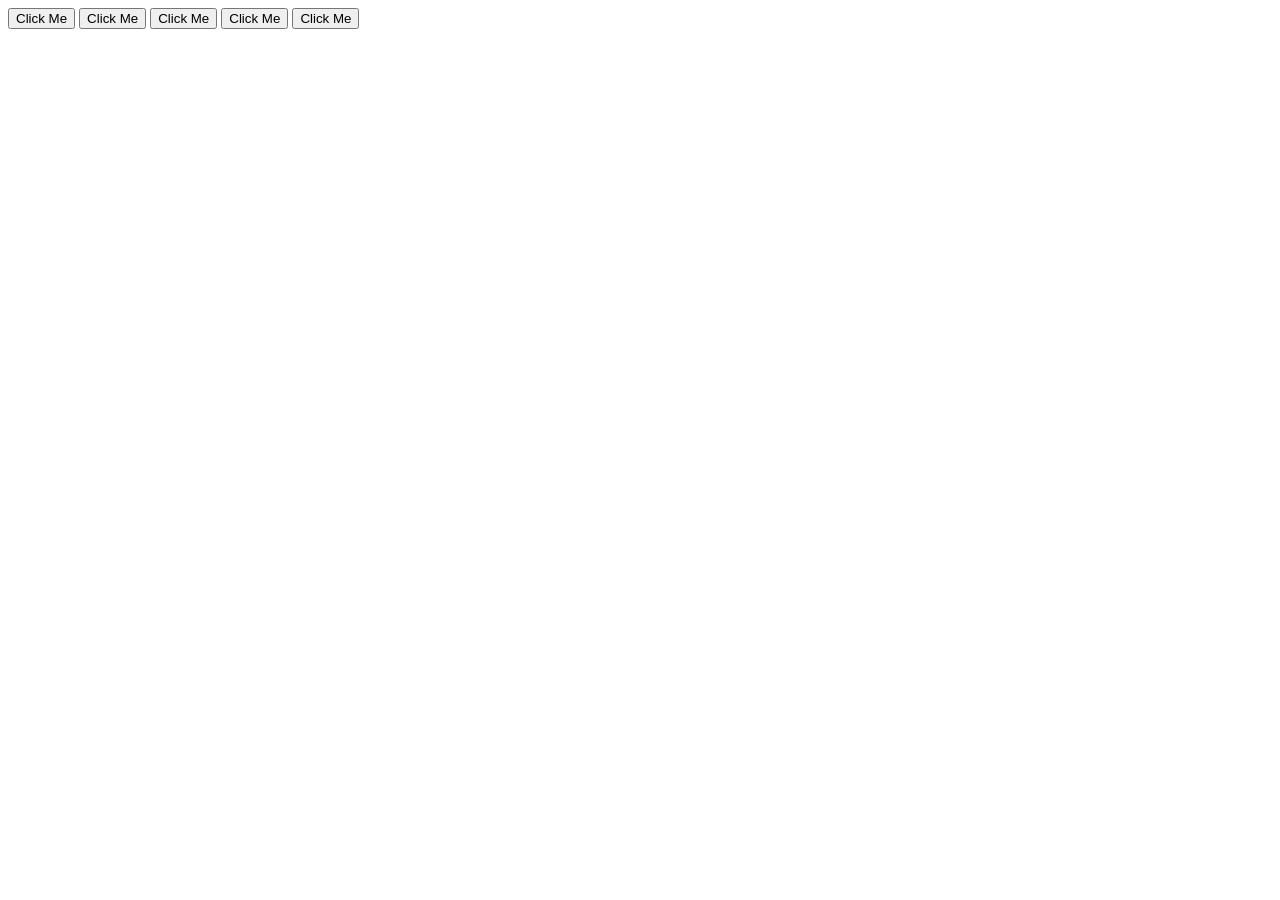
<file: index.html>
<!DOCTYPE html>
<html lang="en">
<head>
    <meta charset="UTF-8">
    <meta name="viewport" content="width=device-width, initial-scale=1.0">
    <title>Document</title>
</head>
<body>
   <button onclick="alert('Hello World!')">Click Me</button>
   <button onclick="alert('Hello World!')">Click Me</button>
    <button onclick="alert('Hello World!')">Click Me</button>
    <button onclick="alert('Hello World!')">Click Me</button>
    <button onclick="alert('Hello World!')">Click Me</button>
    
</body>
<script>
    // Your JavaScript code here
</script>
</html>
</file>
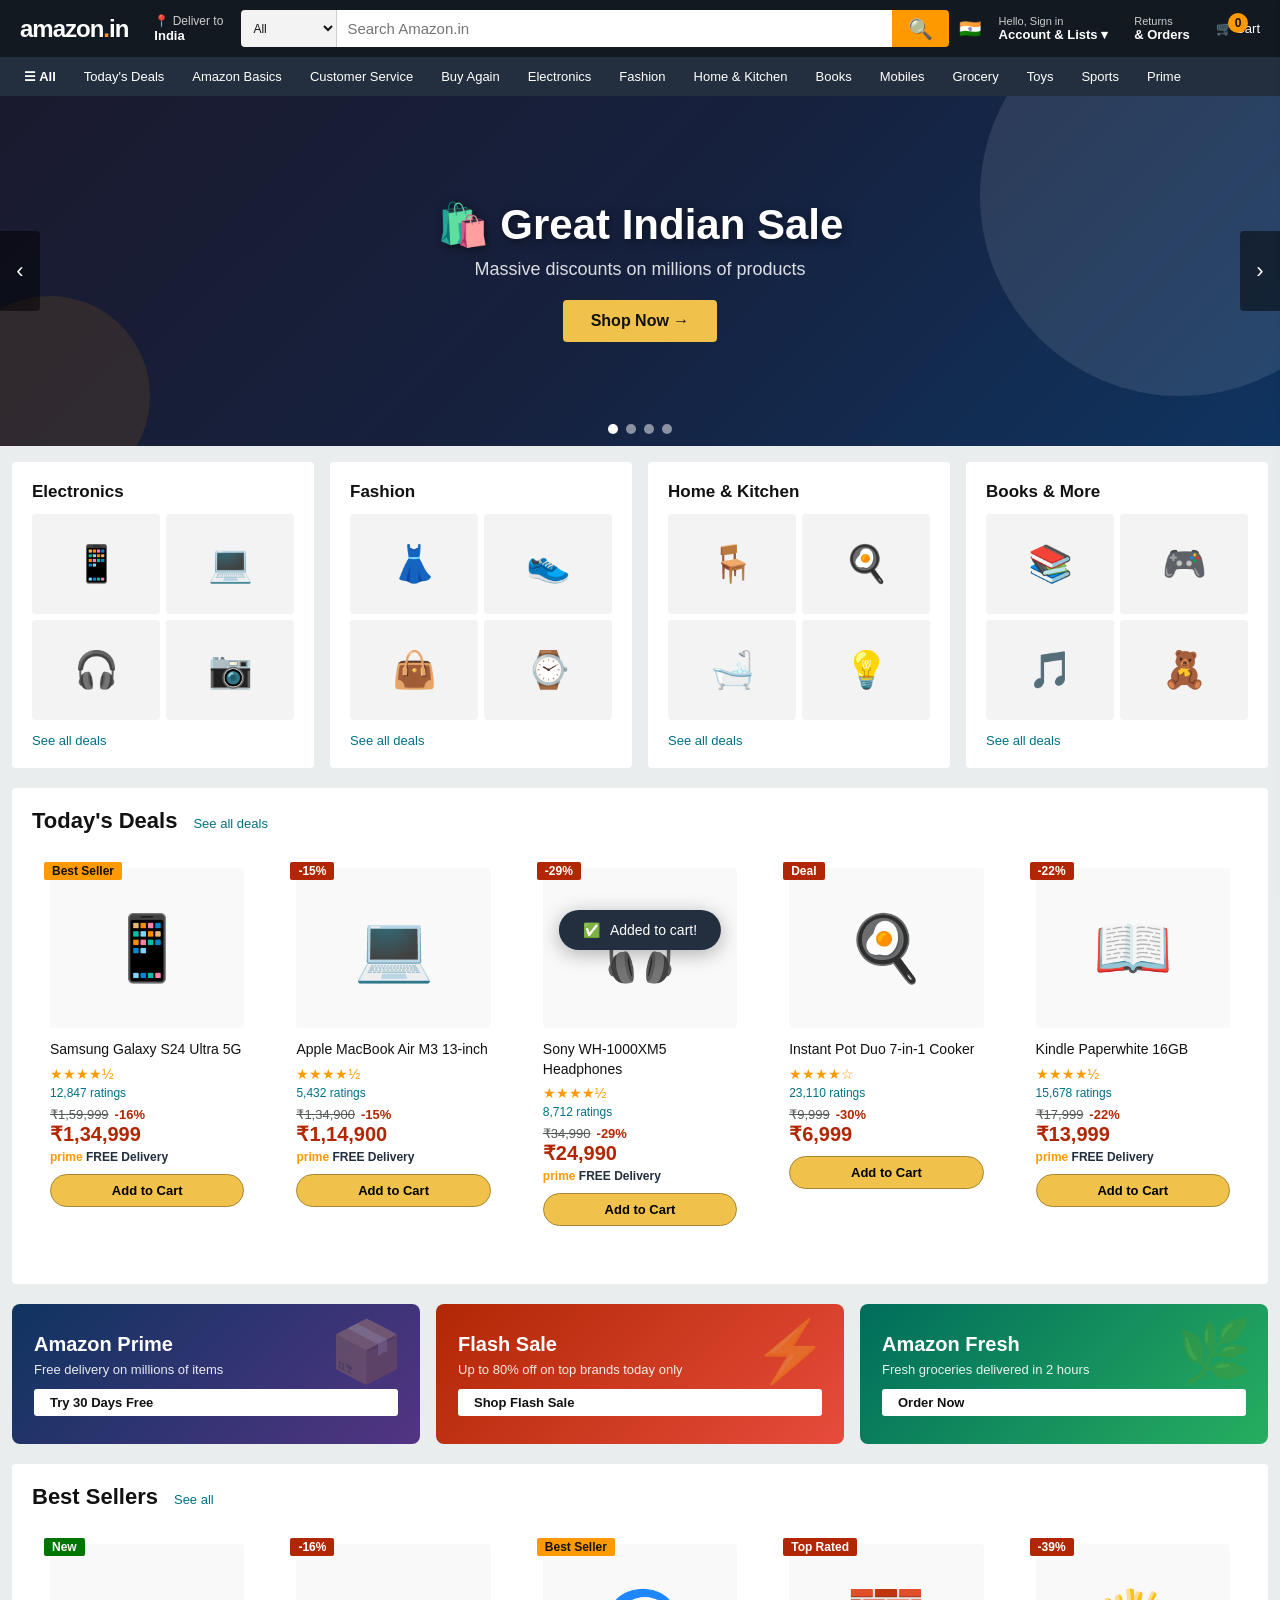
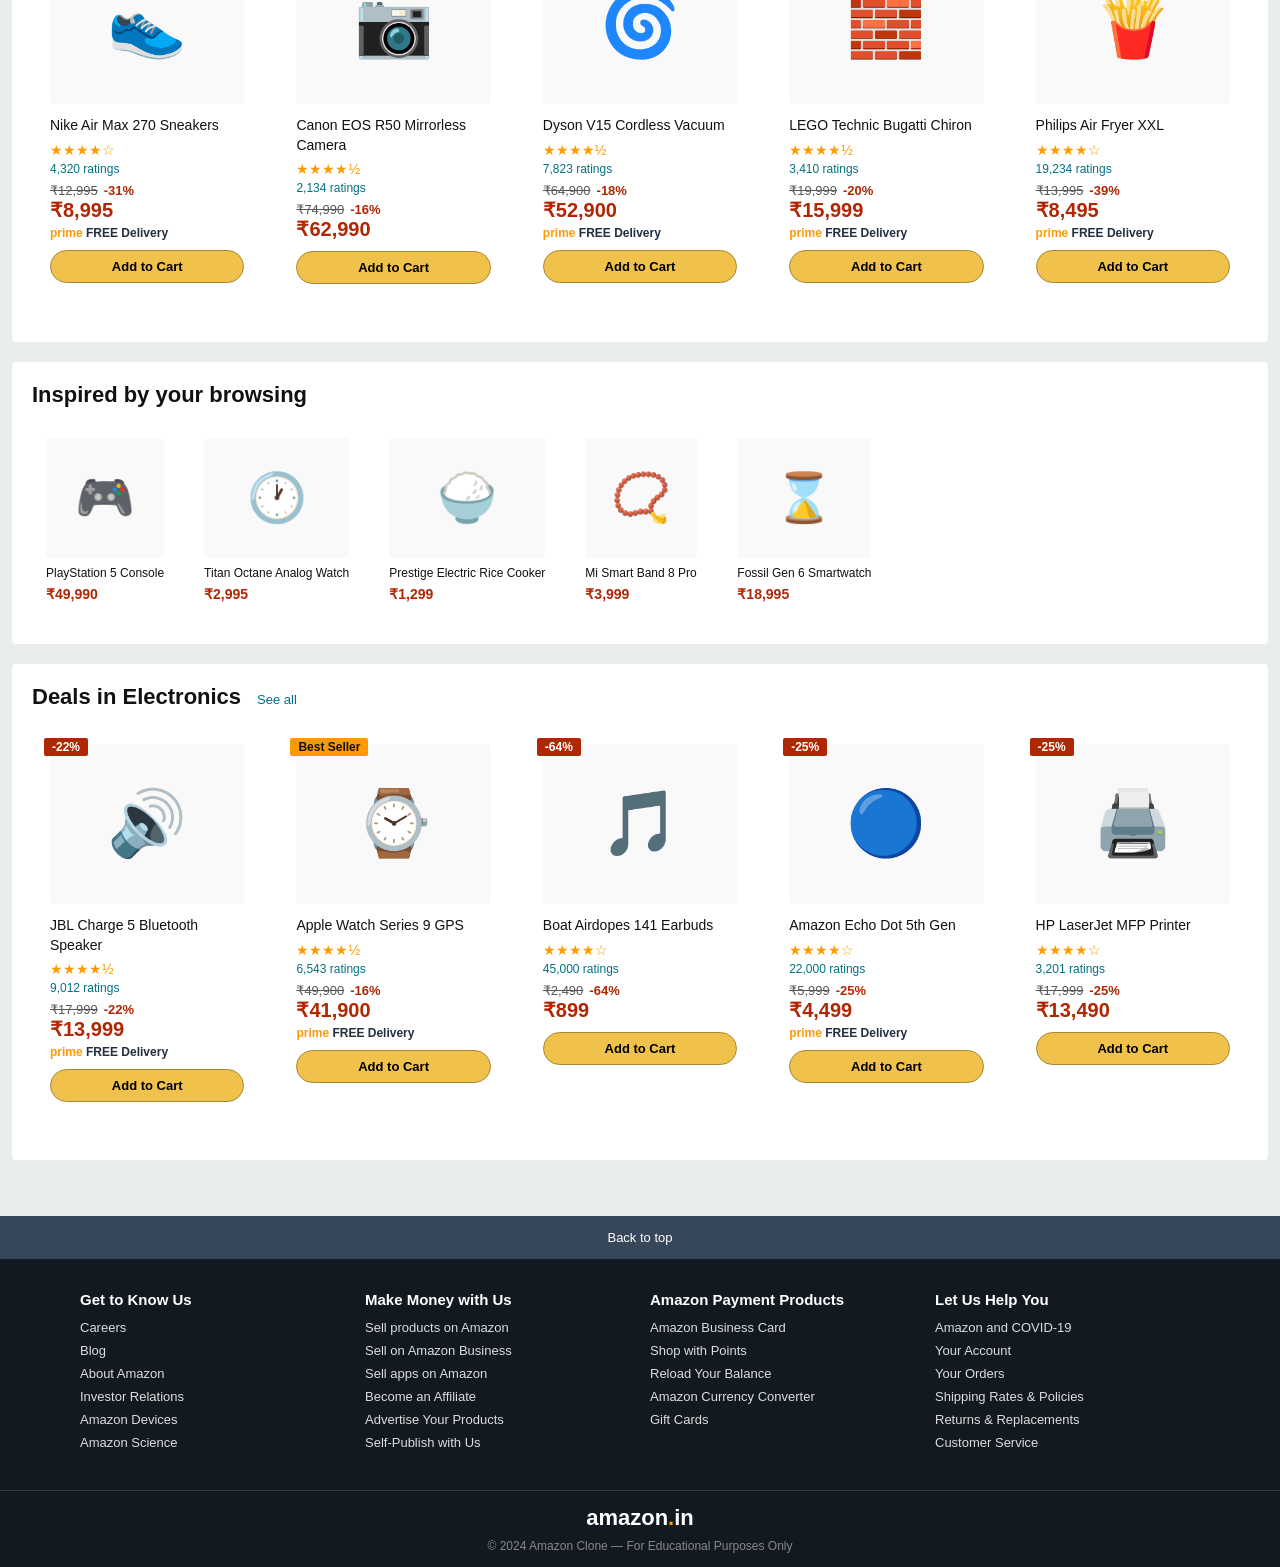
<file: Amazon clone/index.html>
<!DOCTYPE html>
<html lang="en">
<head>
  <meta charset="UTF-8">
  <meta name="viewport" content="width=device-width, initial-scale=1.0">
  <title>Amazon.in - Online Shopping</title>
  <link rel="stylesheet" href="style.css">
</head>
<body>

<!-- NAVBAR -->
<nav id="navbar">
  <div class="nav-top">
    <!-- Logo -->
    <a class="nav-logo" onclick="scrollToTop()">
      <div class="nav-logo-text">amazon<span>.</span><span style="color:white">in</span></div>
    </a>

    <!-- Deliver to -->
    <div class="nav-deliver">
      <span>📍 Deliver to</span>
      <b>India</b>
    </div>

    <!-- Search -->
    <div class="search-bar-wrap">
      <div class="search-bar-inner">
        <select class="search-category">
          <option>All</option>
          <option>Electronics</option>
          <option>Clothing</option>
          <option>Books</option>
          <option>Home</option>
          <option>Sports</option>
          <option>Grocery</option>
        </select>
        <input type="text" class="search-input" id="searchInput" placeholder="Search Amazon.in" oninput="handleSearch(this.value)" onblur="hideSearch()">
        <button class="search-btn" onclick="doSearch()">🔍</button>
      </div>
      <div class="search-results" id="searchResults"></div>
    </div>

    <!-- Flag -->
    <span class="nav-flag">🇮🇳</span>

    <!-- Sign In -->
    <div class="nav-link">
      <small>Hello, Sign in</small>
      <b>Account & Lists ▾</b>
    </div>

    <!-- Returns -->
    <div class="nav-link">
      <small>Returns</small>
      <b>& Orders</b>
    </div>

    <!-- Cart -->
    <div class="nav-link nav-cart" onclick="toggleCart()">
      <span class="cart-count" id="cartCount">0</span>
      🛒 Cart
    </div>
  </div>

  <!-- Bottom Nav -->
  <div class="nav-bottom">
    <a onclick="">☰ All</a>
    <a onclick="">Today's Deals</a>
    <a onclick="">Amazon Basics</a>
    <a onclick="">Customer Service</a>
    <a onclick="">Buy Again</a>
    <a onclick="">Electronics</a>
    <a onclick="">Fashion</a>
    <a onclick="">Home & Kitchen</a>
    <a onclick="">Books</a>
    <a onclick="">Mobiles</a>
    <a onclick="">Grocery</a>
    <a onclick="">Toys</a>
    <a onclick="">Sports</a>
    <a onclick="">Prime</a>
  </div>
</nav>

<!-- HERO BANNER -->
<div class="hero-banner">
  <div class="hero-slides" id="heroSlides">
    <div class="hero-slide hero-slide-1">
      <div class="hero-shape hero-shape-1"></div>
      <div class="hero-shape hero-shape-2"></div>
      <div class="hero-content">
        <h1>🛍️ Great Indian Sale</h1>
        <p>Massive discounts on millions of products</p>
        <button class="hero-btn" onclick="scrollToDeals()">Shop Now →</button>
      </div>
    </div>
    <div class="hero-slide hero-slide-2">
      <div class="hero-shape hero-shape-1"></div>
      <div class="hero-content">
        <h1>📱 New Launches</h1>
        <p>Latest smartphones & gadgets at best prices</p>
        <button class="hero-btn" onclick="scrollToDeals()">Explore Now →</button>
      </div>
    </div>
    <div class="hero-slide hero-slide-3">
      <div class="hero-shape hero-shape-1"></div>
      <div class="hero-content">
        <h1>⚡ Lightning Deals</h1>
        <p>Deals that last only hours — grab them fast!</p>
        <button class="hero-btn" onclick="scrollToDeals()">View Deals →</button>
      </div>
    </div>
    <div class="hero-slide hero-slide-4">
      <div class="hero-shape hero-shape-1"></div>
      <div class="hero-content">
        <h1>🎁 Prime Benefits</h1>
        <p>Free delivery, exclusive deals & more</p>
        <button class="hero-btn" onclick="">Try Prime Free →</button>
      </div>
    </div>
  </div>
  <button class="hero-prev" onclick="changeSlide(-1)">‹</button>
  <button class="hero-next" onclick="changeSlide(1)">›</button>
  <div class="hero-dots" id="heroDots">
    <div class="hero-dot active" onclick="goToSlide(0)"></div>
    <div class="hero-dot" onclick="goToSlide(1)"></div>
    <div class="hero-dot" onclick="goToSlide(2)"></div>
    <div class="hero-dot" onclick="goToSlide(3)"></div>
  </div>
</div>

<!-- MAIN CONTENT -->
<div class="main-content">

  <!-- CATEGORY GRID -->
  <div class="category-grid">
    <div class="category-card" onclick="">
      <h3>Electronics</h3>
      <div class="cat-images">
        <div class="cat-img">📱</div>
        <div class="cat-img">💻</div>
        <div class="cat-img">🎧</div>
        <div class="cat-img">📷</div>
      </div>
      <span class="see-more">See all deals</span>
    </div>
    <div class="category-card" onclick="">
      <h3>Fashion</h3>
      <div class="cat-images">
        <div class="cat-img">👗</div>
        <div class="cat-img">👟</div>
        <div class="cat-img">👜</div>
        <div class="cat-img">⌚</div>
      </div>
      <span class="see-more">See all deals</span>
    </div>
    <div class="category-card" onclick="">
      <h3>Home & Kitchen</h3>
      <div class="cat-images">
        <div class="cat-img">🪑</div>
        <div class="cat-img">🍳</div>
        <div class="cat-img">🛁</div>
        <div class="cat-img">💡</div>
      </div>
      <span class="see-more">See all deals</span>
    </div>
    <div class="category-card" onclick="">
      <h3>Books & More</h3>
      <div class="cat-images">
        <div class="cat-img">📚</div>
        <div class="cat-img">🎮</div>
        <div class="cat-img">🎵</div>
        <div class="cat-img">🧸</div>
      </div>
      <span class="see-more">See all deals</span>
    </div>
  </div>

  <!-- TODAY'S DEALS -->
  <div class="wide-section" id="dealsSection">
    <div class="section-header">
      <h2>Today's Deals</h2>
      <a onclick="">See all deals</a>
    </div>
    <div class="deals-row" id="dealsRow"></div>
  </div>

  <!-- PROMO BANNERS -->
  <div class="promo-grid">
    <div class="promo-banner promo-1">
      <span class="promo-emoji">📦</span>
      <h3>Amazon Prime</h3>
      <p>Free delivery on millions of items</p>
      <a onclick="">Try 30 Days Free</a>
    </div>
    <div class="promo-banner promo-2">
      <span class="promo-emoji">⚡</span>
      <h3>Flash Sale</h3>
      <p>Up to 80% off on top brands today only</p>
      <a onclick="">Shop Flash Sale</a>
    </div>
    <div class="promo-banner promo-3">
      <span class="promo-emoji">🌿</span>
      <h3>Amazon Fresh</h3>
      <p>Fresh groceries delivered in 2 hours</p>
      <a onclick="">Order Now</a>
    </div>
  </div>

  <!-- BESTSELLERS -->
  <div class="wide-section">
    <div class="section-header">
      <h2>Best Sellers</h2>
      <a onclick="">See all</a>
    </div>
    <div class="deals-row" id="bestsellersRow"></div>
  </div>

  <!-- RECENTLY VIEWED -->
  <div class="wide-section">
    <div class="section-header">
      <h2>Inspired by your browsing</h2>
    </div>
    <div class="scroll-row" id="recentRow"></div>
  </div>

  <!-- MORE DEALS -->
  <div class="wide-section">
    <div class="section-header">
      <h2>Deals in Electronics</h2>
      <a onclick="">See all</a>
    </div>
    <div class="deals-row" id="electronicsRow"></div>
  </div>

</div>

<!-- FOOTER -->
<footer>
  <div class="footer-back-top" onclick="scrollToTop()">Back to top</div>
  <div class="footer-links">
    <div class="footer-col">
      <h4>Get to Know Us</h4>
      <a>Careers</a>
      <a>Blog</a>
      <a>About Amazon</a>
      <a>Investor Relations</a>
      <a>Amazon Devices</a>
      <a>Amazon Science</a>
    </div>
    <div class="footer-col">
      <h4>Make Money with Us</h4>
      <a>Sell products on Amazon</a>
      <a>Sell on Amazon Business</a>
      <a>Sell apps on Amazon</a>
      <a>Become an Affiliate</a>
      <a>Advertise Your Products</a>
      <a>Self-Publish with Us</a>
    </div>
    <div class="footer-col">
      <h4>Amazon Payment Products</h4>
      <a>Amazon Business Card</a>
      <a>Shop with Points</a>
      <a>Reload Your Balance</a>
      <a>Amazon Currency Converter</a>
      <a>Gift Cards</a>
    </div>
    <div class="footer-col">
      <h4>Let Us Help You</h4>
      <a>Amazon and COVID-19</a>
      <a>Your Account</a>
      <a>Your Orders</a>
      <a>Shipping Rates & Policies</a>
      <a>Returns & Replacements</a>
      <a>Customer Service</a>
    </div>
  </div>
  <div class="footer-bottom">
    <div style="font-size:22px;font-weight:bold;margin-bottom:8px;color:white;">amazon<span style="color:#FF9900">.</span>in</div>
    © 2024 Amazon Clone — For Educational Purposes Only
  </div>
</footer>

<!-- CART PANEL -->
<div class="cart-overlay" id="cartOverlay" onclick="toggleCart()"></div>
<div class="cart-panel" id="cartPanel">
  <div class="cart-header">
    <h3>🛒 Shopping Cart</h3>
    <button class="cart-close" onclick="toggleCart()">✕</button>
  </div>
  <div class="cart-items" id="cartItems"></div>
  <div class="cart-footer" id="cartFooter" style="display:none">
    <div class="cart-subtotal">Subtotal: <span id="cartTotal">₹0</span></div>
    <button class="checkout-btn" onclick="checkout()">Proceed to Checkout →</button>
  </div>
</div>

<!-- TOAST -->
<div class="toast" id="toast">
  <span id="toastIcon">✅</span>
  <span id="toastMsg">Added to cart!</span>
</div>

<script src="script.js"></script>
</body>
</html>
</file>
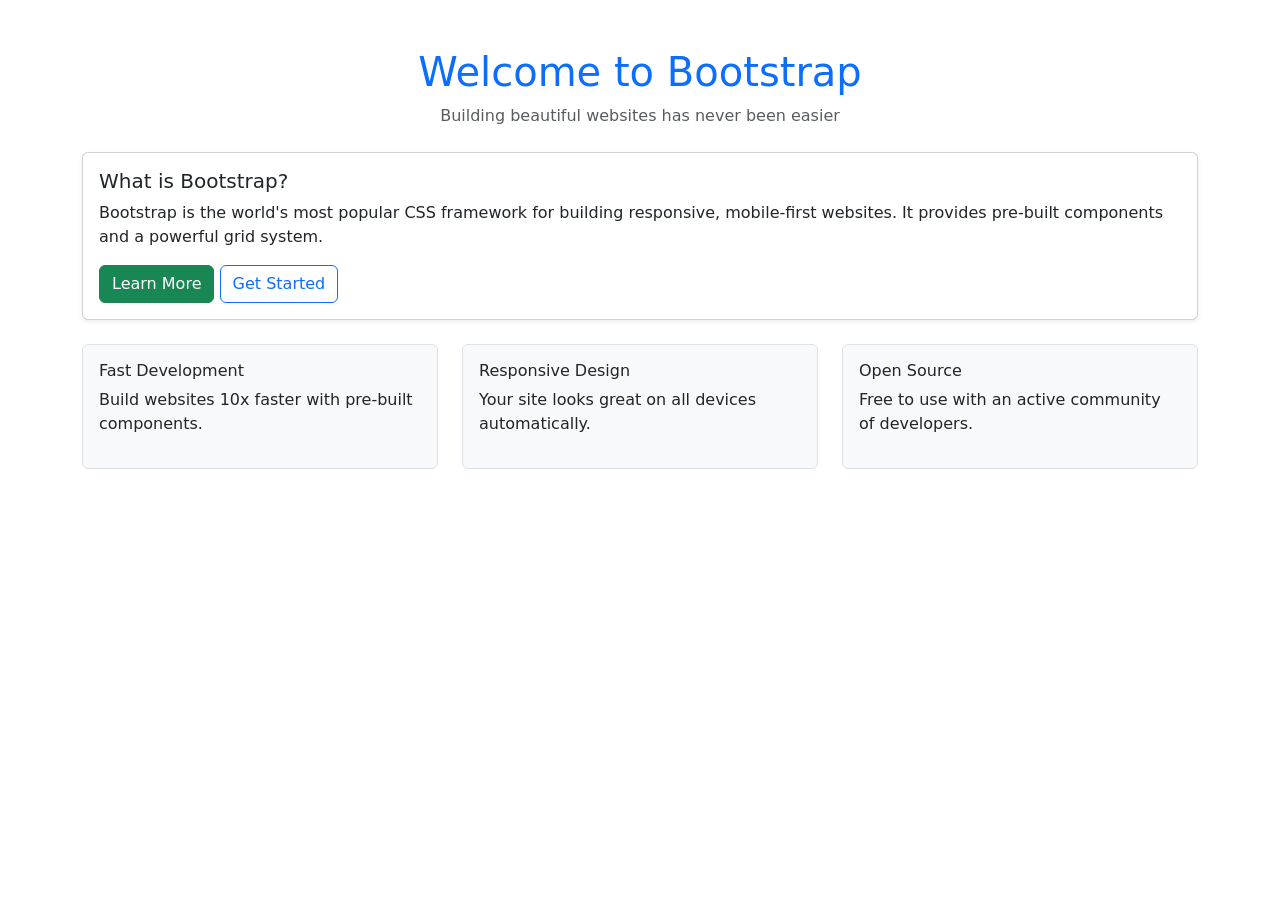
<file: Bootstrap/index.html>
<!--<!DOCTYPE html>
<html>
<head>
    <link href="https://cdn.jsdelivr.net/npm/bootstrap@5.0.2/dist/css/bootstrap.min.css" rel="stylesheet" integrity="sha384-EVSTQN3/azprG1Anm3QDgpJLIm9Nao0Yz1ztcQTwFspd3yD65VohhpuuCOmLASjC" crossorigin="anonymous">
<title>Document</title>
</head>
<body>
    <button class="btn btn-primary">Click Me</button>
    <div class="container-fluid">
        Lorem ipsum dolor sit amet consectetur adipisicing elit. Aspernatur quidem autem sint earum aperiam dolorum amet porro. Facere quia suscipit earum a, dicta ipsa impedit hic natus provident numquam in!
        Lorem ipsum dolor sit amet consectetur adipisicing elit. Blanditiis quis vel aut reiciendis, voluptates quos ex nihil voluptatem. Temporibus voluptatum porro eos tempore eum animi cupiditate nisi fuga expedita harum? In assumenda ducimus autem cupiditate ab corrupti nostrum magnam quam aspernatur! Quo reiciendis voluptatum totam. Voluptatibus fugiat placeat earum ea distinctio necessitatibus mollitia quis esse deleniti est sapiente iusto, autem tempora, asperiores neque odio qui maiores unde! Odio voluptatum, aliquid accusantium fuga aspernatur veniam a voluptate obcaecati perferendis iste itaque quas dicta asperiores iure sit unde expedita ratione quos architecto blanditiis maxime, eaque quis corrupti deserunt! Assumenda a, minus incidunt, tenetur suscipit error, ipsam ipsa culpa consectetur praesentium qui nostrum cum quisquam? Cum velit nulla dicta eligendi, ad ab nesciunt id. Dolorem ducimus voluptates, suscipit perferendis sint ipsum illum fuga. Rerum perspiciatis autem vel amet? Enim quod magni reprehenderit nam temporibus dolorem tenetur? Quo neque saepe amet maxime? Cum, cupiditate obcaecati? Nemo beatae quia id ipsum adipisci autem ad sed porro atque nam. Sint voluptates repudiandae dolorum? Exercitationem vitae eaque debitis sequi culpa nam quam aut iusto veritatis esse aliquid quaerat, ipsam sit aspernatur obcaecati, beatae ullam corrupti hic laboriosam cum mollitia numquam dolore! Quibusdam quaerat earum perspiciatis minus? Obcaecati, odit expedita nihil odio fuga placeat cum debitis repellat enim magni aliquam voluptatibus doloribus. Exercitationem sunt tempora nisi ab in laboriosam similique quidem placeat libero, asperiores consequatur, quae dolor quaerat voluptate. Unde culpa tempore, tempora quae recusandae ducimus ea? Deleniti nisi quos tenetur perferendis vero praesentium repellendus voluptatem vel. Neque itaque beatae quisquam obcaecati, natus ex accusamus voluptates, minus tempore quaerat odit molestiae dolorum eaque iste quod rerum voluptas iusto? Illo perspiciatis beatae impedit ipsa voluptatum voluptates atque delectus sit magni consectetur at magnam cumque, quaerat, quis unde quo tempora pariatur deleniti error consequatur! Voluptatum labore officia dolores perferendis ipsa sunt dicta repudiandae tenetur, architecto autem molestiae asperiores blanditiis et ad eligendi laudantium modi! Sequi provident sed cumque, magnam debitis minima amet, magni iusto quidem deserunt blanditiis quae at laborum non facere quas, quibusdam asperiores reiciendis ea minus sapiente dolore. Eveniet obcaecati tempora perferendis dolorum libero rerum facere, temporibus iure. Quod, ea maiores! Eos repudiandae corporis itaque quibusdam maiores sit deserunt. Fuga vitae perferendis sit nisi! Nostrum delectus illo dicta asperiores laboriosam ad cumque qui, perspiciatis culpa rem officiis exercitationem adipisci odit quo pariatur eaque quisquam sit deleniti earum inventore animi nobis unde doloribus. Excepturi quas minima ipsum iste veritatis illum exercitationem, eius corrupti labore reprehenderit aperiam maxime laborum repellendus, nobis perspiciatis amet voluptate molestiae vero eveniet sit deserunt, temporibus vitae. Est dolore corrupti repellendus provident, dolorem placeat deleniti repudiandae maiores perferendis minima necessitatibus quidem deserunt impedit animi, non omnis voluptate, veniam amet. Natus cumque doloremque unde autem molestias laboriosam praesentium enim consequuntur est quod iste eos perspiciatis quasi cum quos libero, aliquid deserunt magnam reiciendis pariatur cupiditate vel! Deleniti expedita, laudantium ea minus cumque ipsum at. Modi quibusdam labore dolorum eveniet recusandae nulla, est odio rem ipsa voluptatem perspiciatis facere cum culpa cumque reiciendis quod, porro autem tempora animi.
    </div>
</body>
</html>
-->
<!DOCTYPE html>
<html lang="en">
<head>
    <meta charset="UTF-8">
    <meta name="viewport" content="width=device-width, initial-scale=1.0">
    <title>My First Bootstrap Page</title>
    
    <!-- Bootstrap CSS CDN -->
    <link href="https://cdn.jsdelivr.net/npm/bootstrap@5.3.0/dist/css/bootstrap.min.css" 
          rel="stylesheet" 
          integrity="sha384-9ndCyUaIbzAi2FUVXJi0CjmCapSmO7SnpJef0486qhLnuZ2cdeRhO02iuK6FUUVM" 
          crossorigin="anonymous">
</head>
<body>
    <!-- Main Container -->
    <div class="container mt-5">
        
        <!-- Header Section -->
        <header class="text-center mb-4">
            <h1 class="text-primary">Welcome to Bootstrap</h1>
            <p class="text-muted">Building beautiful websites has never been easier</p>
        </header>
        <!-- Card Component -->
        <div class="card shadow-sm">
            <div class="card-body">
                <h5 class="card-title">What is Bootstrap?</h5>
                <p class="card-text">
                    Bootstrap is the world's most popular CSS framework for building 
                    responsive, mobile-first websites. It provides pre-built components 
                    and a powerful grid system.
                </p>
                <button class="btn btn-success">Learn More</button>
                <button class="btn btn-outline-primary">Get Started</button>
            </div>
        </div>
        <!-- Grid System Example -->
        <div class="row mt-4">
            <div class="col-md-4">
                <div class="p-3 bg-light border rounded">
                    <h6>Fast Development</h6>
                    <p>Build websites 10x faster with pre-built components.</p>
                </div>
            </div>
            <div class="col-md-4">
                <div class="p-3 bg-light border rounded">
                    <h6>Responsive Design</h6>
                    <p>Your site looks great on all devices automatically.</p>
                </div>
            </div>
            <div class="col-md-4">
                <div class="p-3 bg-light border rounded">
                    <h6>Open Source</h6>
                    <p>Free to use with an active community of developers.</p>
                </div>
            </div>
        </div>
    </div>
    <!-- Bootstrap JavaScript Bundle CDN -->
    <script src="https://cdn.jsdelivr.net/npm/bootstrap@5.3.0/dist/js/bootstrap.bundle.min.js" 
            integrity="sha384-geWF76RCwLtnZ8qwWowPQNguL3RmwHVBC9FhGdlKrxdiJJigb/j/68SIy3Te4Bkz" 
            crossorigin="anonymous"></script>
</body>
</html>
</file>
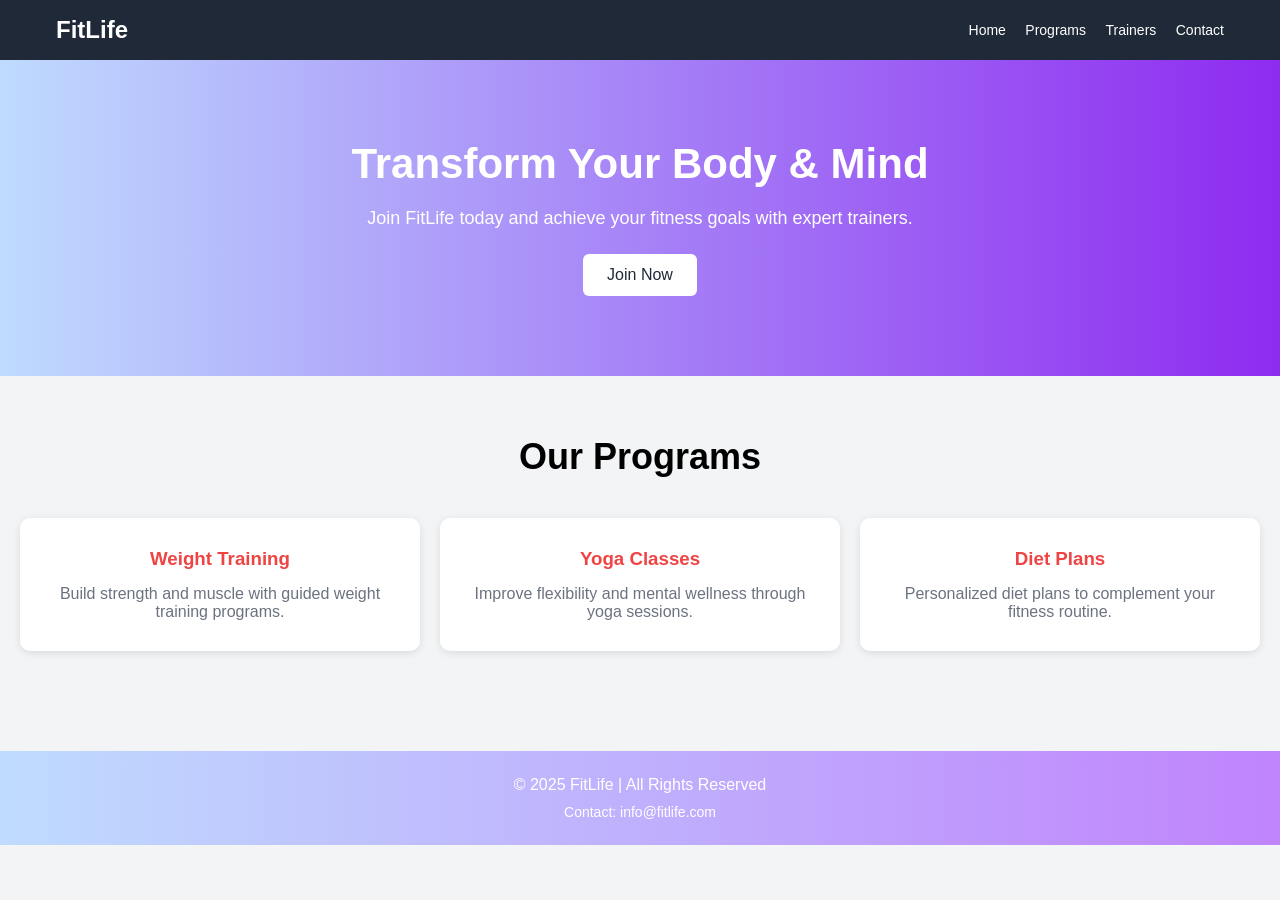
<file: Experiment-3/index.html>
<!DOCTYPE html>
<html lang="en">
<head>
    <meta charset="UTF-8" />
    <meta name="viewport" content="width=device-width, initial-scale=1.0" />
    <title>FitLife</title>

    <!-- CSS File -->
    <link rel="stylesheet" href="style.css" />
</head>

<body>

    <!-- Navbar -->
    <header class="navbar">
        <div class="container">

            <!-- Logo -->
            <h1 class="logo">FitLife</h1>

            <!-- Navigation -->
            <nav class="nav-links">
                <a href="#">Home</a>
                <a href="#">Programs</a>
                <a href="#">Trainers</a>
                <a href="#">Contact</a>
            </nav>

        </div>
    </header>

    <!-- Hero Section -->
    <section class="hero">

        <h2>
            Transform Your Body & Mind
        </h2>

        <p>
            Join FitLife today and achieve your fitness goals with expert trainers.
        </p>

        <button id="joinBtn">
            Join Now
        </button>

    </section>

    <!-- Programs Section -->
    <section class="programs">

        <h2 class="section-title">
            Our Programs
        </h2>

        <!-- Cards -->
        <div class="cards">

            <!-- Card 1 -->
            <div class="card">
                <h3>
                    Weight Training
                </h3>

                <p>
                    Build strength and muscle with guided weight training programs.
                </p>
            </div>

            <!-- Card 2 -->
            <div class="card">
                <h3>
                    Yoga Classes
                </h3>

                <p>
                    Improve flexibility and mental wellness through yoga sessions.
                </p>
            </div>

            <!-- Card 3 -->
            <div class="card">
                <h3>
                    Diet Plans
                </h3>

                <p>
                    Personalized diet plans to complement your fitness routine.
                </p>
            </div>

        </div>

    </section>

    <!-- Footer -->
    <footer class="footer">

        <p>© 2025 FitLife | All Rights Reserved</p>

        <p class="footer-text">
            Contact: info@fitlife.com
        </p>

    </footer>

    <!-- JS File -->
    <script src="script.js"></script>

</body>
</html>
</file>
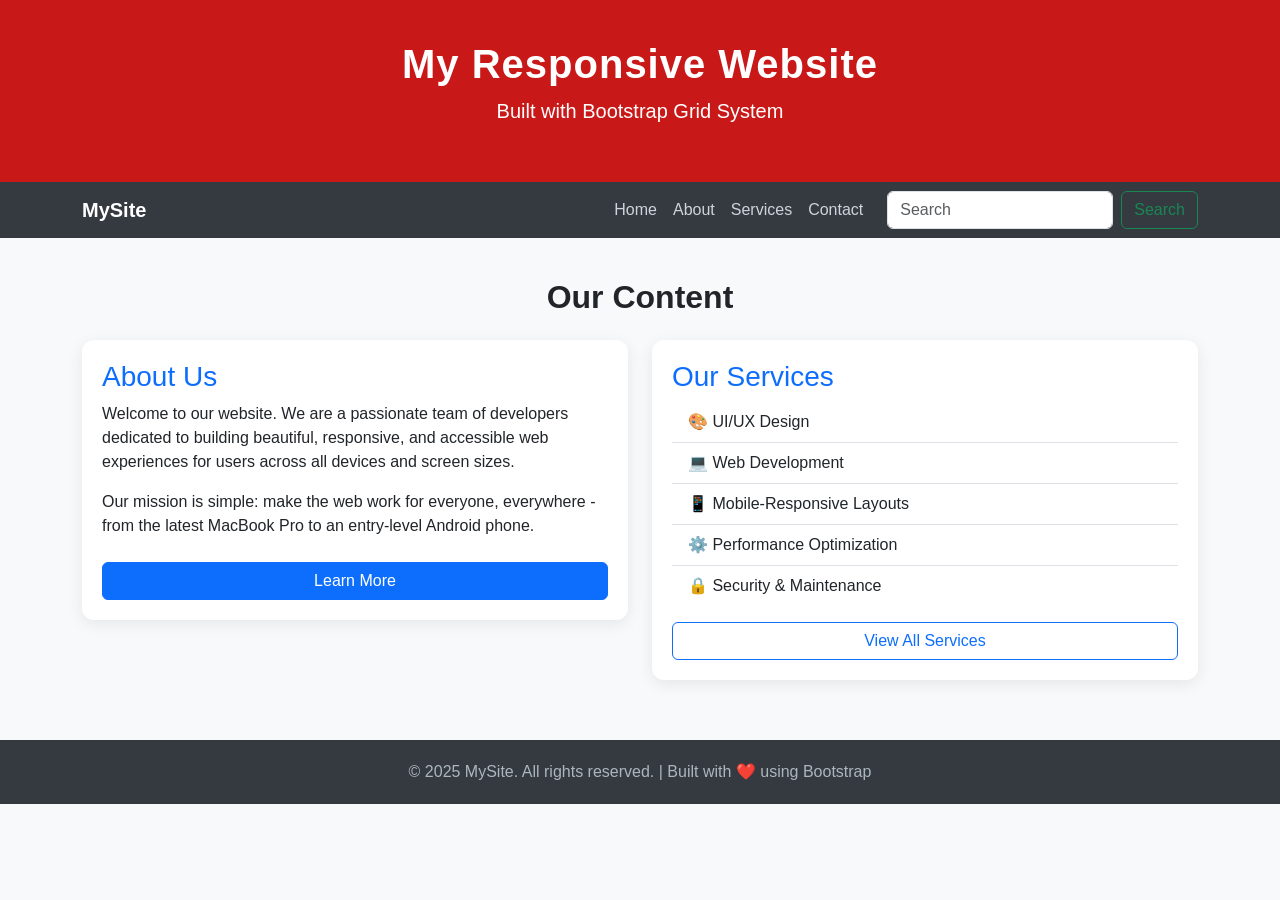
<file: Experimnt-1/index.html>
<!doctype html>
<html lang="en">
  <head>
    <meta charset="UTF-8" />
    <meta name="viewport" content="width=device-width, initial-scale=1.0" />
    <title>Responsive Bootstrap Page</title>

    <!-- Bootstrap CSS -->
    <link
      href="https://cdn.jsdelivr.net/npm/bootstrap@5.3.8/dist/css/bootstrap.min.css"
      rel="stylesheet"
    />

    <!-- External CSS -->
    <link rel="stylesheet" href="style.css" />
  </head>

  <body>
    <header>
      <div class="container">
        <h1>My Responsive Website</h1>
        <p class="lead">Built with Bootstrap Grid System</p>
      </div>
    </header>

    <nav class="navbar navbar-expand-md navbar-dark">
      <div class="container">
        <a class="navbar-brand text-white fw-bold" href="#">MySite</a>

        <button
          class="navbar-toggler"
          type="button"
          data-bs-toggle="collapse"
          data-bs-target="#navbarMenu"
        >
          <span class="navbar-toggler-icon"></span>
        </button>

        <div class="collapse navbar-collapse" id="navbarMenu">

          <!-- Navbar Links -->
          <ul class="navbar-nav ms-auto align-items-center">
            <li class="nav-item">
              <a class="nav-link" href="#">Home</a>
            </li>

            <li class="nav-item">
              <a class="nav-link" href="#">About</a>
            </li>

            <li class="nav-item">
              <a class="nav-link" href="#">Services</a>
            </li>

            <li class="nav-item">
              <a class="nav-link" href="#">Contact</a>
            </li>
          </ul>

          <!-- Search Form -->
          <form class="d-flex ms-3" role="search">
            <input
              class="form-control me-2"
              type="search"
              placeholder="Search"
              aria-label="Search"
            />

            <button class="btn btn-outline-success" type="submit">
              Search
            </button>
          </form>

        </div>
      </div>
    </nav>

    <section class="content-section">
      <div class="container">
        <h2 class="text-center mb-4 fw-bold">Our Content</h2>

        <div class="row">

          <div class="col-12 col-md-6">
            <div class="card">
              <h3>About Us</h3>

              <p>
                Welcome to our website. We are a passionate team of developers
                dedicated to building beautiful, responsive, and accessible web
                experiences for users across all devices and screen sizes.
              </p>

              <p>
                Our mission is simple: make the web work for everyone,
                everywhere - from the latest MacBook Pro to an entry-level
                Android phone.
              </p>

              <a href="#" class="btn btn-primary mt-2">Learn More</a>
            </div>
          </div>

          <div class="col-12 col-md-6">
            <div class="card">
              <h3>Our Services</h3>

              <ul class="list-group list-group-flush">
                <li class="list-group-item">🎨 UI/UX Design</li>
                <li class="list-group-item">💻 Web Development</li>
                <li class="list-group-item">📱 Mobile-Responsive Layouts</li>
                <li class="list-group-item">⚙️ Performance Optimization</li>
                <li class="list-group-item">🔒 Security & Maintenance</li>
              </ul>

              <a href="#" class="btn btn-outline-primary mt-3">
                View All Services
              </a>
            </div>
          </div>

        </div>
      </div>
    </section>

    <footer>
      <div class="container">
        <p class="mb-0">
          &copy; 2025 MySite. All rights reserved. |
          Built with ❤️ using Bootstrap
        </p>
      </div>
    </footer>

    <!-- Bootstrap JS -->
    <script src="https://cdn.jsdelivr.net/npm/bootstrap@5.3.8/dist/js/bootstrap.bundle.min.js"></script>

    <!-- External JS -->
    <script src="script.js"></script>
  </body>
</html>
</file>
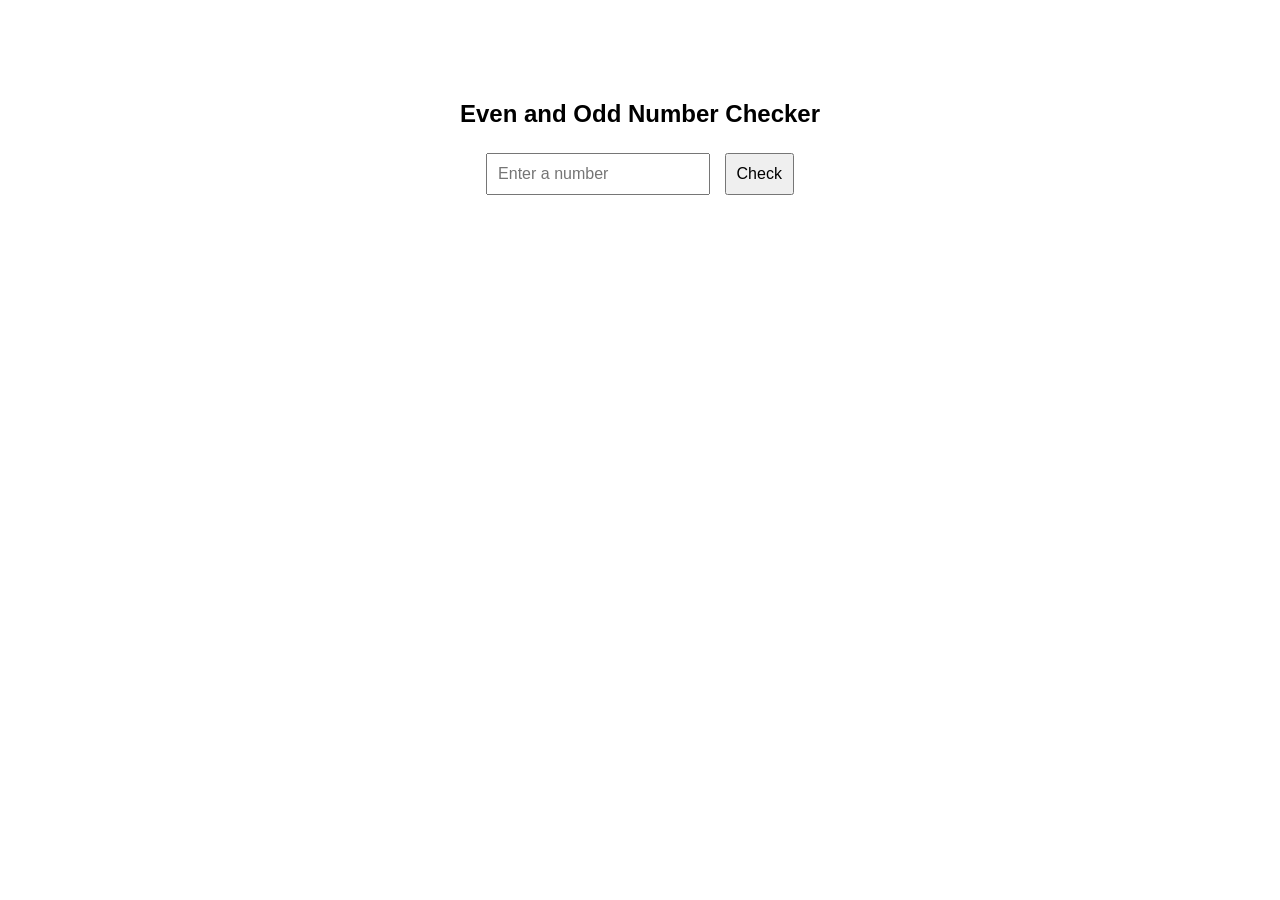
<file: practical/index.html>
<!DOCTYPE html>
<html>
<head>
    <title>Even or Odd Checker</title>
    <style>
        body {
            font-family: Arial, sans-serif;
            text-align: center;
            margin-top: 100px;
        }

        input, button {
            padding: 10px;
            font-size: 16px;
            margin: 5px;
        }

        #result {
            font-size: 20px;
            font-weight: bold;
            margin-top: 20px;
        }
    </style>
</head>
<body>

    <h2>Even and Odd Number Checker</h2>

    <input type="number" id="num" placeholder="Enter a number">
    <button onclick="checkNumber()">Check</button>

    <p id="result"></p>

    <script>
        function checkNumber() {
            let number = document.getElementById("num").value;

            if (number % 2 == 0) {
                document.getElementById("result").innerHTML =
                    number + " is an Even Number";
            } else {
                document.getElementById("result").innerHTML =
                    number + " is an Odd Number";
            }
        }
    </script>

</body>
</html>
</file>
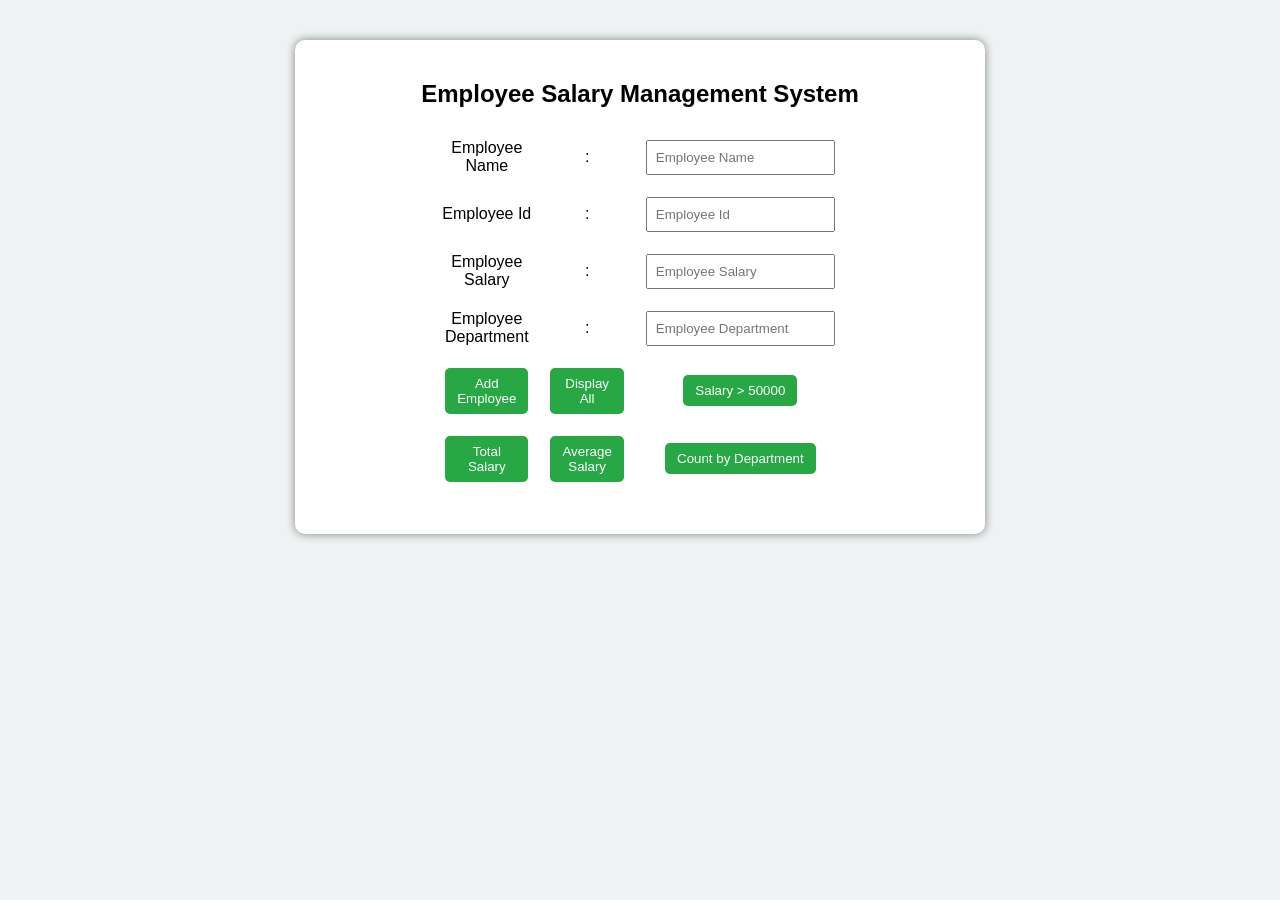
<file: Experiments/Experiment-5/index.html>
<!DOCTYPE html> 
<html lang="en"> 
<head> 
 <meta charset="UTF-8"> 
 <meta name="viewport" content="width=device-width, initial-scale=1.0"> 
 <title>Employee Salary Management System</title> 
 <link rel="stylesheet" href="style.css"> 
</head> 
<body> 
 <div class="container"> 
 
 <h2>Employee Salary Management System</h2> 
 <table width="50%" border="0" align="center" cellpadding="5" cellspacing="2"> 
 <tr> 
 <td><label for="">Employee Name</label></td> 
 <td>: </td> 
 <td> <input type="text" id="name" placeholder="Employee Name"></td> 
 </tr> 
 <tr> 
 <td><label for="">Employee Id</label></td> 
 <td>: </td> 
 <td> <input type="text" id="empId" placeholder="Employee Id"></td> 
 </tr> 
 <tr>
    <td><label for="">Employee Salary</label></td> 
 <td>: </td> 
 <td> <input type="number" id="salary" placeholder="Employee Salary"></td> 
 </tr> 
 <tr> 
 <td><label for="">Employee Department</label></td> 
 <td>: </td> 
 <td> <input type="text" id="dept" placeholder="Employee Department"></td> 
 </tr> 
 <tr> 
 <td><button onclick="addEmployee()">Add Employee</button></td> 
 <td><button onclick="displayEmployees()">Display All</button></td> 
 <td><button onclick="filterSalary()">Salary > 50000</button></td> 
 </tr> 
 <tr> 
 <td><button onclick="totalSalary()">Total Salary</button></td> 
 <td><button onclick="averageSalary()">Average Salary</button></td> 
 <td><button onclick="countDepartment()">Count by 
Department</button></td> 
 </tr> 
 </table> 
 
 <div id="output"></div> 
 </div> 
 <script src="script.js"></script> 
 </body>
 </html>
</file>
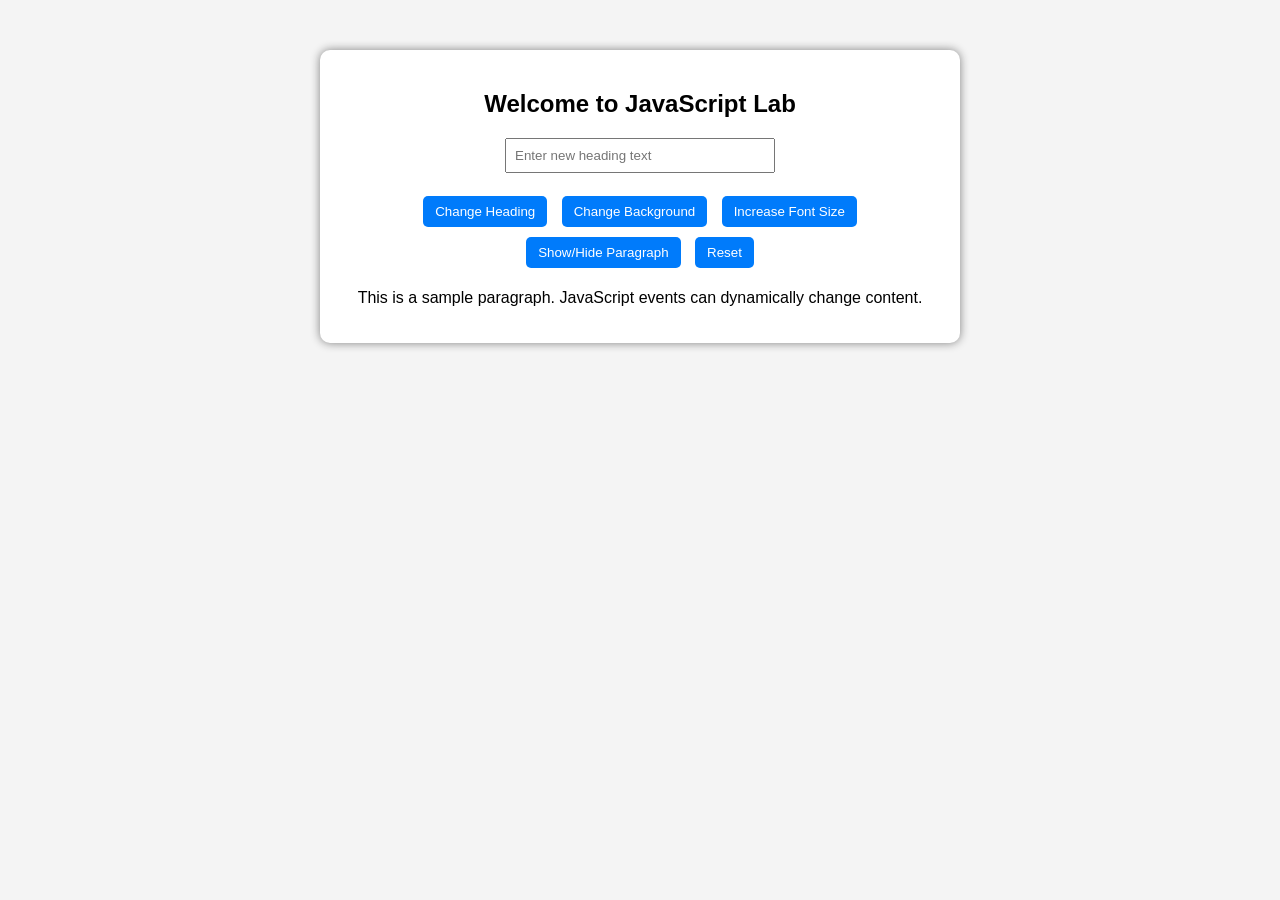
<file: Experiments/Experiment-6/index.html>
<!DOCTYPE html>
<html lang="en">
<head>
 <meta charset="UTF-8">
 <meta name="viewport" content="width=device-width, initial-scale=1.0">
 <title>DOM events</title>
 <link rel="stylesheet" href="style.css">
</head>
<body>
     <div class="container"> 
 <h2 id="mainHeading">Welcome to JavaScript Lab</h2> 
 <input type="text" id="userInput" placeholder="Enter new heading text"> 
 <br><br> 
 <button id="changeTextBtn">Change Heading</button> 
 <button id="bgColorBtn">Change Background</button> 
 <button id="fontSizeBtn">Increase Font Size</button> 
 <button id="toggleBtn">Show/Hide Paragraph</button> 
 <button id="resetBtn">Reset</button> 
 <p id="paragraph"> 
 This is a sample paragraph. JavaScript events can dynamically change content. 
 </p> 
</div> 
 <script src="script.js"></script> 
</body> 
</html>
</file>
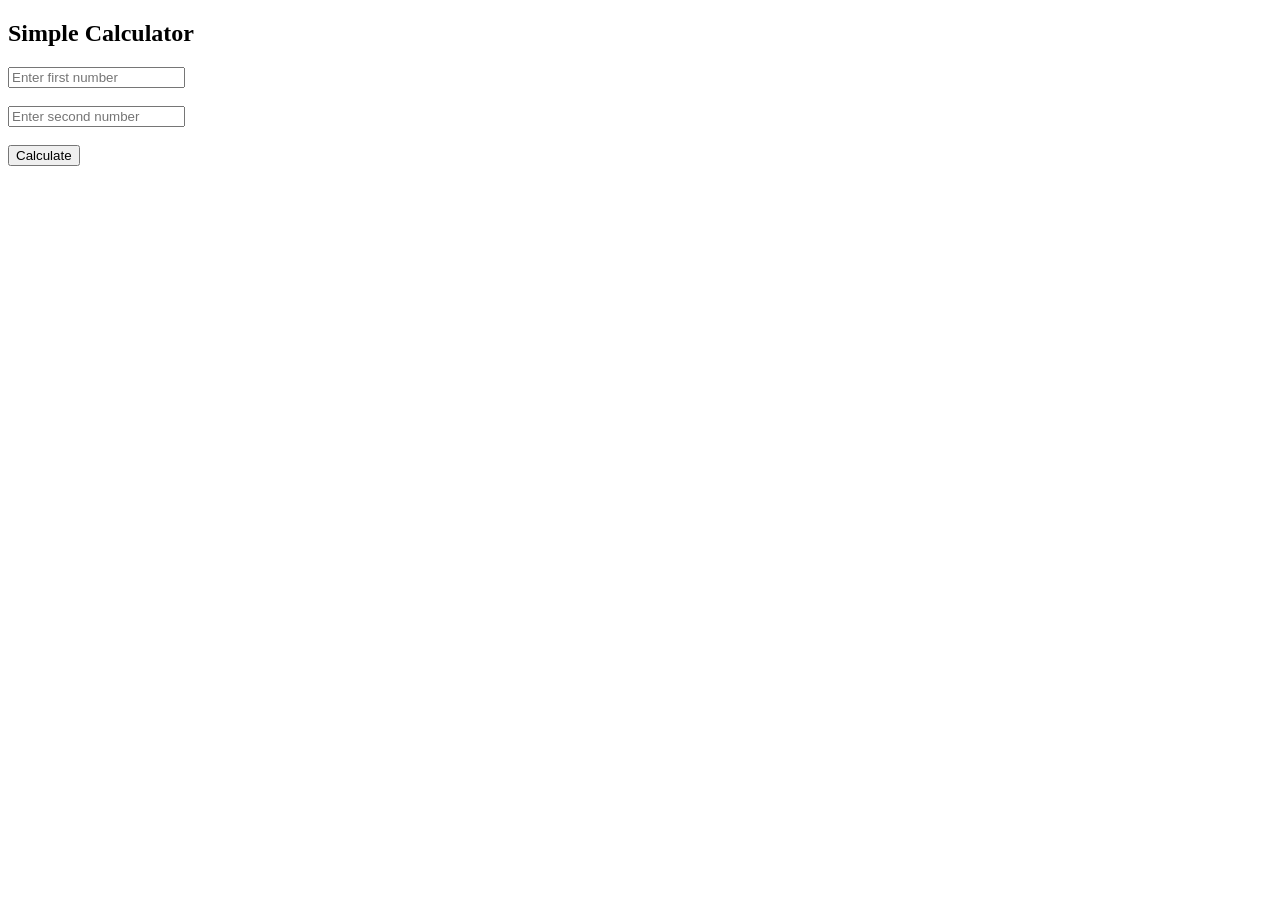
<file: Experiments/solution-mt-1/index.html>
<!DOCTYPE html>
<html>
<head>
    <title>Calculator</title>
</head>
<body>

    <h2>Simple Calculator</h2>

    <input type="number" id="num1" placeholder="Enter first number">
    <br><br>

    <input type="number" id="num2" placeholder="Enter second number">
    <br><br>

    <button onclick="calculate()">Calculate</button>

    <p id="result"></p>

    <script src="script.js"></script>
</body>
</html>
</file>
<file: Amazon clone/style.css>
* { margin: 0; padding: 0; box-sizing: border-box; }
:root {
  --amazon-orange: #FF9900;
  --amazon-dark: #131921;
  --amazon-blue: #232F3E;
  --amazon-light-blue: #37475A;
  --amazon-red: #B12704;
  --amazon-green: #007600;
  --amazon-link: #007185;
  --amazon-yellow: #F0C14B;
  --white: #fff;
  --light-gray: #f3f3f3;
  --border: #ddd;
}
body { font-family: Arial, sans-serif; background: #EAEDED; font-size: 14px; }

/* ===================== NAVBAR ===================== */
#navbar {
  background: var(--amazon-dark);
  color: white;
  position: sticky;
  top: 0;
  z-index: 1000;
}
.nav-top {
  display: flex;
  align-items: center;
  padding: 8px 12px;
  gap: 10px;
  max-width: 1500px;
  margin: 0 auto;
}
.nav-logo {
  display: flex;
  align-items: center;
  text-decoration: none;
  color: white;
  border: 2px solid transparent;
  padding: 4px 6px;
  border-radius: 2px;
}
.nav-logo:hover { border-color: white; }
.nav-logo img { width: 90px; margin-top: 4px; filter: brightness(0) invert(1); }
.nav-logo-text { font-size: 24px; font-weight: bold; letter-spacing: -1px; }
.nav-logo-text span { color: var(--amazon-orange); }
.nav-logo-suffix { font-size: 10px; color: var(--amazon-orange); align-self: flex-end; margin-bottom: 3px; }

.nav-deliver { font-size: 12px; color: #ccc; cursor: pointer; padding: 4px 6px; border: 2px solid transparent; border-radius: 2px; }
.nav-deliver:hover { border-color: white; }
.nav-deliver b { display: block; color: white; font-size: 13px; }

.nav-search { flex: 1; display: flex; border-radius: 4px; overflow: hidden; }
.search-category {
  background: #f3f3f3;
  border: none;
  padding: 0 8px;
  font-size: 12px;
  cursor: pointer;
  border-right: 1px solid #cdcdcd;
  color: #111;
  min-width: 60px;
}
.search-input {
  flex: 1;
  border: none;
  padding: 10px;
  font-size: 15px;
  outline: none;
}
.search-btn {
  background: var(--amazon-orange);
  border: none;
  padding: 0 16px;
  cursor: pointer;
  font-size: 20px;
  color: #333;
  transition: background 0.2s;
}
.search-btn:hover { background: #e68900; }

.nav-flag { font-size: 18px; }
.nav-link {
  color: white;
  text-decoration: none;
  padding: 4px 6px;
  border: 2px solid transparent;
  border-radius: 2px;
  font-size: 13px;
  white-space: nowrap;
  cursor: pointer;
}
.nav-link:hover { border-color: white; }
.nav-link small { display: block; font-size: 11px; color: #ccc; }
.nav-link b { display: block; font-size: 13px; }
.nav-cart { position: relative; }
.cart-count {
  position: absolute;
  top: -4px;
  right: 18px;
  background: var(--amazon-orange);
  color: #111;
  border-radius: 50%;
  width: 20px;
  height: 20px;
  display: flex;
  align-items: center;
  justify-content: center;
  font-weight: bold;
  font-size: 12px;
}

.nav-bottom {
  background: var(--amazon-blue);
  padding: 4px 12px;
  display: flex;
  align-items: center;
  gap: 4px;
  overflow-x: auto;
}
.nav-bottom a {
  color: white;
  text-decoration: none;
  padding: 6px 10px;
  font-size: 13px;
  white-space: nowrap;
  border: 2px solid transparent;
  border-radius: 2px;
  cursor: pointer;
}
.nav-bottom a:hover { border-color: white; }
.nav-bottom a:first-child { font-weight: bold; }

/* ===================== HERO BANNER ===================== */
.hero-banner {
  position: relative;
  overflow: hidden;
  height: 350px;
  background: linear-gradient(135deg, #232F3E 0%, #37475A 100%);
}
.hero-slides { display: flex; height: 100%; transition: transform 0.6s ease; }
.hero-slide {
  min-width: 100%;
  height: 100%;
  display: flex;
  align-items: center;
  justify-content: center;
  position: relative;
  overflow: hidden;
}
.hero-slide-1 { background: linear-gradient(135deg, #1a1a2e 0%, #16213e 50%, #0f3460 100%); }
.hero-slide-2 { background: linear-gradient(135deg, #2d1b69 0%, #11998e 100%); }
.hero-slide-3 { background: linear-gradient(135deg, #141e30 0%, #243b55 100%); }
.hero-slide-4 { background: linear-gradient(135deg, #4a0e0e 0%, #b12704 100%); }
.hero-content { text-align: center; color: white; z-index: 2; padding: 20px; }
.hero-content h1 { font-size: 42px; font-weight: 800; margin-bottom: 10px; text-shadow: 2px 2px 8px rgba(0,0,0,0.5); }
.hero-content p { font-size: 18px; margin-bottom: 20px; color: rgba(255,255,255,0.85); }
.hero-btn {
  background: var(--amazon-yellow);
  color: #111;
  border: none;
  padding: 12px 28px;
  font-size: 16px;
  font-weight: bold;
  border-radius: 4px;
  cursor: pointer;
  transition: all 0.2s;
  text-decoration: none;
  display: inline-block;
}
.hero-btn:hover { background: var(--amazon-orange); transform: scale(1.05); }
.hero-shape {
  position: absolute;
  border-radius: 50%;
  opacity: 0.1;
}
.hero-shape-1 { width: 400px; height: 400px; background: white; top: -100px; right: -100px; }
.hero-shape-2 { width: 200px; height: 200px; background: var(--amazon-orange); bottom: -50px; left: -50px; }

.hero-prev, .hero-next {
  position: absolute;
  top: 50%;
  transform: translateY(-50%);
  background: rgba(0,0,0,0.5);
  color: white;
  border: none;
  width: 40px;
  height: 80px;
  font-size: 22px;
  cursor: pointer;
  z-index: 10;
  transition: background 0.2s;
}
.hero-prev { left: 0; border-radius: 0 4px 4px 0; }
.hero-next { right: 0; border-radius: 4px 0 0 4px; }
.hero-prev:hover, .hero-next:hover { background: rgba(0,0,0,0.8); }
.hero-dots { position: absolute; bottom: 12px; left: 50%; transform: translateX(-50%); display: flex; gap: 8px; }
.hero-dot { width: 10px; height: 10px; border-radius: 50%; background: rgba(255,255,255,0.5); cursor: pointer; transition: background 0.2s; }
.hero-dot.active { background: white; }

/* ===================== MAIN CONTENT ===================== */
.main-content { max-width: 1500px; margin: 0 auto; padding: 16px 12px; }

/* ===================== CATEGORY GRID ===================== */
.category-grid {
  display: grid;
  grid-template-columns: repeat(4, 1fr);
  gap: 16px;
  margin-bottom: 20px;
}
.category-card {
  background: white;
  padding: 20px;
  border-radius: 4px;
  cursor: pointer;
  transition: all 0.2s;
}
.category-card:hover { box-shadow: 0 4px 20px rgba(0,0,0,0.15); transform: translateY(-2px); }
.category-card h3 { font-size: 17px; margin-bottom: 12px; color: #111; }
.cat-images { display: grid; grid-template-columns: 1fr 1fr; gap: 6px; margin-bottom: 12px; }
.cat-img {
  height: 100px;
  border-radius: 4px;
  display: flex;
  align-items: center;
  justify-content: center;
  font-size: 36px;
  background: #f3f3f3;
  transition: transform 0.2s;
}
.cat-img:hover { transform: scale(1.05); }
.see-more { color: var(--amazon-link); font-size: 13px; }
.see-more:hover { color: #C45500; text-decoration: underline; }

/* ===================== DEAL SECTIONS ===================== */
.section-header { display: flex; align-items: baseline; gap: 16px; margin-bottom: 16px; }
.section-header h2 { font-size: 22px; color: #111; }
.section-header a { color: var(--amazon-link); font-size: 13px; cursor: pointer; }
.section-header a:hover { text-decoration: underline; }

.deals-row { display: grid; grid-template-columns: repeat(5, 1fr); gap: 16px; margin-bottom: 20px; }

.product-card {
  background: white;
  border-radius: 4px;
  padding: 16px;
  cursor: pointer;
  transition: all 0.2s;
  border: 2px solid transparent;
  position: relative;
}
.product-card:hover { box-shadow: 0 4px 20px rgba(0,0,0,0.18); border-color: var(--amazon-orange); transform: translateY(-2px); }

.badge {
  position: absolute;
  top: 10px;
  left: 10px;
  background: var(--amazon-red);
  color: white;
  padding: 2px 8px;
  font-size: 12px;
  font-weight: bold;
  border-radius: 2px;
  z-index: 1;
}
.badge.best-seller { background: var(--amazon-orange); color: #111; }
.badge.new { background: #007600; }

.product-img {
  width: 100%;
  height: 160px;
  display: flex;
  align-items: center;
  justify-content: center;
  font-size: 64px;
  background: #f9f9f9;
  border-radius: 4px;
  margin-bottom: 12px;
  transition: transform 0.3s;
}
.product-card:hover .product-img { transform: scale(1.08); }

.product-title { font-size: 14px; color: #111; margin-bottom: 6px; line-height: 1.4; display: -webkit-box; -webkit-line-clamp: 2; -webkit-box-orient: vertical; overflow: hidden; }
.stars { color: var(--amazon-orange); font-size: 14px; margin-bottom: 4px; }
.rating-count { color: var(--amazon-link); font-size: 12px; margin-bottom: 6px; cursor: pointer; }
.rating-count:hover { text-decoration: underline; }
.price { font-size: 20px; font-weight: bold; color: #B12704; }
.price small { font-size: 12px; color: #565959; }
.old-price { text-decoration: line-through; color: #565959; font-size: 13px; margin-right: 6px; }
.discount { color: var(--amazon-red); font-weight: bold; font-size: 13px; }
.prime-badge { color: var(--amazon-blue); font-size: 12px; font-weight: bold; margin-top: 4px; }
.prime-badge span { color: var(--amazon-orange); }

.add-to-cart-btn {
  width: 100%;
  background: var(--amazon-yellow);
  border: 1px solid #a88734;
  border-radius: 20px;
  padding: 8px;
  font-size: 13px;
  cursor: pointer;
  margin-top: 10px;
  transition: all 0.2s;
  font-weight: bold;
}
.add-to-cart-btn:hover { background: #e6b800; transform: scale(1.02); }
.add-to-cart-btn.added { background: #e3f4e1; border-color: #007600; color: #007600; }

/* ===================== FULL WIDTH SECTIONS ===================== */
.wide-section {
  background: white;
  padding: 20px;
  border-radius: 4px;
  margin-bottom: 20px;
}

/* ===================== PROMO BANNERS ===================== */
.promo-grid {
  display: grid;
  grid-template-columns: repeat(3, 1fr);
  gap: 16px;
  margin-bottom: 20px;
}
.promo-banner {
  border-radius: 8px;
  padding: 28px 22px;
  color: white;
  cursor: pointer;
  transition: transform 0.3s, box-shadow 0.3s;
  position: relative;
  overflow: hidden;
  min-height: 140px;
  display: flex;
  flex-direction: column;
  justify-content: flex-end;
}
.promo-banner:hover { transform: translateY(-4px); box-shadow: 0 8px 24px rgba(0,0,0,0.2); }
.promo-banner h3 { font-size: 20px; font-weight: 800; margin-bottom: 6px; }
.promo-banner p { font-size: 13px; opacity: 0.9; margin-bottom: 12px; }
.promo-banner a {
  background: white;
  color: #111;
  padding: 6px 16px;
  border-radius: 3px;
  font-size: 13px;
  font-weight: bold;
  text-decoration: none;
  display: inline-block;
  transition: all 0.2s;
}
.promo-banner a:hover { background: #f0f0f0; transform: scale(1.05); }
.promo-1 { background: linear-gradient(135deg, #0f3460, #533483); }
.promo-2 { background: linear-gradient(135deg, #b12704, #e74c3c); }
.promo-3 { background: linear-gradient(135deg, #006d5b, #27ae60); }
.promo-emoji { position: absolute; top: 12px; right: 16px; font-size: 60px; opacity: 0.3; }

/* ===================== RECENTLY VIEWED ===================== */
.scroll-row { display: flex; gap: 12px; overflow-x: auto; padding-bottom: 8px; scroll-behavior: smooth; }
.scroll-row::-webkit-scrollbar { height: 6px; }
.scroll-row::-webkit-scrollbar-thumb { background: #ccc; border-radius: 3px; }
.scroll-card {
  min-width: 140px;
  background: white;
  border-radius: 4px;
  padding: 12px;
  cursor: pointer;
  transition: all 0.2s;
  border: 2px solid transparent;
}
.scroll-card:hover { border-color: var(--amazon-orange); box-shadow: 0 2px 10px rgba(0,0,0,0.1); }
.scroll-card .mini-img { height: 120px; display: flex; align-items: center; justify-content: center; font-size: 48px; background: #f9f9f9; border-radius: 4px; margin-bottom: 8px; }
.scroll-card .mini-title { font-size: 12px; color: #111; margin-bottom: 4px; line-height: 1.3; }
.scroll-card .mini-price { color: #B12704; font-weight: bold; font-size: 14px; }

/* ===================== FOOTER ===================== */
footer { background: var(--amazon-dark); color: white; margin-top: 20px; }
.footer-back-top {
  background: #37475A;
  text-align: center;
  padding: 14px;
  cursor: pointer;
  font-size: 13px;
  transition: background 0.2s;
}
.footer-back-top:hover { background: #485769; }
.footer-links {
  display: grid;
  grid-template-columns: repeat(4, 1fr);
  gap: 20px;
  padding: 32px 40px;
  max-width: 1200px;
  margin: 0 auto;
}
.footer-col h4 { font-size: 15px; margin-bottom: 12px; }
.footer-col a { display: block; color: #ddd; text-decoration: none; font-size: 13px; margin-bottom: 8px; cursor: pointer; }
.footer-col a:hover { text-decoration: underline; color: white; }
.footer-bottom { background: #131921; text-align: center; padding: 14px; color: #888; font-size: 12px; border-top: 1px solid #3a3a3a; }

/* ===================== CART PANEL ===================== */
.cart-panel {
  position: fixed;
  top: 0;
  right: -420px;
  width: 400px;
  height: 100vh;
  background: white;
  box-shadow: -4px 0 20px rgba(0,0,0,0.2);
  z-index: 2000;
  transition: right 0.35s cubic-bezier(.4,0,.2,1);
  display: flex;
  flex-direction: column;
}
.cart-panel.open { right: 0; }
.cart-overlay {
  position: fixed;
  inset: 0;
  background: rgba(0,0,0,0.5);
  z-index: 1999;
  display: none;
}
.cart-overlay.open { display: block; }
.cart-header { background: var(--amazon-dark); color: white; padding: 14px 18px; display: flex; justify-content: space-between; align-items: center; }
.cart-header h3 { font-size: 17px; }
.cart-close { background: none; border: none; color: white; font-size: 24px; cursor: pointer; }
.cart-items { flex: 1; overflow-y: auto; padding: 16px; }
.cart-empty { text-align: center; padding: 40px 20px; color: #565959; }
.cart-empty .empty-icon { font-size: 64px; display: block; margin-bottom: 16px; }
.cart-item { display: flex; gap: 12px; padding: 12px 0; border-bottom: 1px solid #eee; }
.cart-item-img { font-size: 48px; width: 72px; height: 72px; display: flex; align-items: center; justify-content: center; background: #f9f9f9; border-radius: 4px; flex-shrink: 0; }
.cart-item-info { flex: 1; }
.cart-item-title { font-size: 13px; color: #111; margin-bottom: 4px; line-height: 1.4; }
.cart-item-price { color: #B12704; font-weight: bold; margin-bottom: 6px; }
.cart-item-controls { display: flex; align-items: center; gap: 8px; }
.qty-btn { width: 26px; height: 26px; border: 1px solid #888; border-radius: 50%; background: #f0f0f0; cursor: pointer; font-size: 16px; line-height: 1; transition: all 0.15s; }
.qty-btn:hover { background: var(--amazon-orange); border-color: var(--amazon-orange); }
.qty-display { font-weight: bold; font-size: 15px; min-width: 20px; text-align: center; }
.cart-item-remove { color: var(--amazon-link); font-size: 12px; cursor: pointer; margin-left: 8px; }
.cart-item-remove:hover { text-decoration: underline; color: var(--amazon-red); }
.cart-footer { padding: 16px; border-top: 2px solid #eee; background: #fafafa; }
.cart-subtotal { font-size: 18px; margin-bottom: 12px; }
.cart-subtotal span { font-weight: bold; color: #B12704; }
.checkout-btn {
  width: 100%;
  background: var(--amazon-yellow);
  border: 1px solid #a88734;
  border-radius: 4px;
  padding: 12px;
  font-size: 16px;
  font-weight: bold;
  cursor: pointer;
  transition: all 0.2s;
}
.checkout-btn:hover { background: #e6b800; transform: scale(1.02); }

/* ===================== TOAST ===================== */
.toast {
  position: fixed;
  bottom: 30px;
  left: 50%;
  transform: translateX(-50%) translateY(80px);
  background: #232f3e;
  color: white;
  padding: 12px 24px;
  border-radius: 24px;
  font-size: 14px;
  z-index: 3000;
  transition: transform 0.35s cubic-bezier(.4,0,.2,1);
  box-shadow: 0 4px 20px rgba(0,0,0,0.3);
  display: flex;
  align-items: center;
  gap: 10px;
}
.toast.show { transform: translateX(-50%) translateY(0); }

/* ===================== SEARCH RESULTS ===================== */
.search-results {
  position: absolute;
  top: 100%;
  left: 0; right: 0;
  background: white;
  border: 1px solid #ccc;
  border-radius: 0 0 4px 4px;
  box-shadow: 0 4px 16px rgba(0,0,0,0.15);
  z-index: 500;
  display: none;
  max-height: 360px;
  overflow-y: auto;
}
.search-results.open { display: block; }
.search-result-item { padding: 10px 16px; cursor: pointer; display: flex; align-items: center; gap: 12px; }
.search-result-item:hover { background: #f3f3f3; }
.search-result-item .sr-icon { font-size: 28px; }
.search-result-item .sr-info { font-size: 13px; }
.search-result-item .sr-name { font-weight: bold; }
.search-result-item .sr-price { color: #B12704; }
.search-bar-wrap { flex: 1; position: relative; display: flex; }
.search-bar-inner { display: flex; width: 100%; border-radius: 4px; overflow: hidden; }

/* ===================== RESPONSIVE ===================== */
@media (max-width: 1024px) {
  .category-grid { grid-template-columns: repeat(2, 1fr); }
  .deals-row { grid-template-columns: repeat(3, 1fr); }
  .promo-grid { grid-template-columns: repeat(2, 1fr); }
}
@media (max-width: 768px) {
  .nav-deliver, .nav-flag { display: none; }
  .category-grid { grid-template-columns: repeat(2, 1fr); }
  .deals-row { grid-template-columns: repeat(2, 1fr); }
  .promo-grid { grid-template-columns: 1fr; }
  .footer-links { grid-template-columns: repeat(2, 1fr); }
  .hero-banner { height: 250px; }
  .hero-content h1 { font-size: 28px; }
  .cart-panel { width: 100%; right: -100%; }
}
</file>
<file: Experiment-3/style.css>
*{
    margin: 0;
    padding: 0;
    box-sizing: border-box;
}

body{
    font-family: Arial, sans-serif;
    background-color: #f3f4f6;
}

/* Navbar */
.navbar{
    background-color: #1f2937;
    color: white;
}

.container{
    max-width: 1200px;
    margin: auto;
    padding: 16px;
    display: flex;
    justify-content: space-between;
    align-items: center;
}

.logo{
    font-size: 24px;
    font-weight: bold;
}

.nav-links a{
    color: white;
    text-decoration: none;
    margin-left: 15px;
    font-size: 14px;
    transition: 0.3s;
}

.nav-links a:hover{
    color: #4a79c0;
}

/* Hero Section */
.hero{
    text-align: center;
    padding: 80px 20px;
    background: linear-gradient(to right, #bfdbfe, #8e2bf0);
    color: white;
}

.hero h2{
    font-size: 42px;
    margin-bottom: 20px;
}

.hero p{
    margin-bottom: 25px;
    font-size: 18px;
}

.hero button{
    background-color: white;
    color: #1f2937;
    border: none;
    padding: 12px 24px;
    border-radius: 6px;
    cursor: pointer;
    font-size: 16px;
    transition: 0.3s;
}

.hero button:hover{
    background-color: #e5e7eb;
}

/* Programs Section */
.programs{
    padding: 60px 20px;
}

.section-title{
    text-align: center;
    font-size: 36px;
    margin-bottom: 40px;
}

.cards{
    display: grid;
    grid-template-columns: repeat(auto-fit, minmax(250px, 1fr));
    gap: 20px;
}

.card{
    background-color: white;
    padding: 30px;
    border-radius: 10px;
    text-align: center;
    box-shadow: 0 2px 8px rgba(0,0,0,0.1);
}

.card h3{
    color: #ef4444;
    margin-bottom: 15px;
}

.card p{
    color: #6b7280;
}

/* Footer */
.footer{
    background: linear-gradient(to right, #bfdbfe, #c084fc);
    text-align: center;
    color: white;
    padding: 25px;
    margin-top: 40px;
}

.footer-text{
    margin-top: 10px;
    font-size: 14px;
}

/* Responsive */
@media (max-width: 768px){

    .container{
        flex-direction: column;
        gap: 10px;
    }

    .hero h2{
        font-size: 32px;
    }

}
</file>
<file: Experimnt-1/style.css>
body {
  font-family: "Segoe UI", sans-serif;
  background-color: #f8f9fa;
}

header {
  background-color: #c91818;
  color: white;
  padding: 40px 0;
  text-align: center;
}

header h1 {
  font-size: 2.5rem;
  font-weight: 700;
  letter-spacing: 1px;
}

nav {
  background-color: #343a40;
}

nav a {
  color: #ced4da !important;
  font-weight: 500;
  transition: color 0.3s ease;
}

nav a:hover {
  color: #fafafc !important;
}

.content-section {
  padding: 40px 0;
}

.card {
  border: none;
  border-radius: 12px;
  box-shadow: 0 4px 16px rgba(0, 0, 0, 0.08);
  padding: 20px;
  margin-bottom: 20px;
}

.card h3 {
  color: #0d6efd;
}

footer {
  background-color: #343a40;
  color: #adb5bd;
  text-align: center;
  padding: 20px 0;
}
</file>
<file: Experiments/Experiment-5/style.css>
body { 
 font-family: Arial; 
 background-color: #eef2f3; 
 text-align: center; 
} 
.container { 
 width: 650px; 
 margin: 40px auto; 
 padding: 20px; 
 background: white; 
 border-radius: 10px; 
 box-shadow: 0 0 10px gray; 
} 
input { 
 padding: 8px; 
 margin: 5px; 
} 
button { 
 padding: 8px 12px; 
 margin: 5px; 
 background-color: #28a745; 
 color: white; 
 border: none; 
  border-radius: 5px; 
 cursor: pointer; 
} 
button:hover { 
 background-color: #1e7e34; 
} 
#output { 
 margin-top: 20px; 
 text-align: left; 
}
</file>
<file: Experiments/Experiment-6/style.css>
body { 
 font-family: Arial; 
 background-color: #f4f4f4; 
 text-align: center; 
} 
.container { 
 width: 600px; 
 margin: 50px auto; 
 padding: 20px; 
 background: white; 
 border-radius: 10px; 
 box-shadow: 0 0 10px gray; 
} 
button { 
 padding: 8px 12px; 
 margin: 5px; 
 background-color: #007bfb; 
 color: white; 
 border: none; 
 border-radius: 5px; 
 cursor: pointer; 
} 
button:hover { 
 background-color: #0056b3; 
} 
input { 
 padding: 8px; 
 width: 250px;
}
</file>
